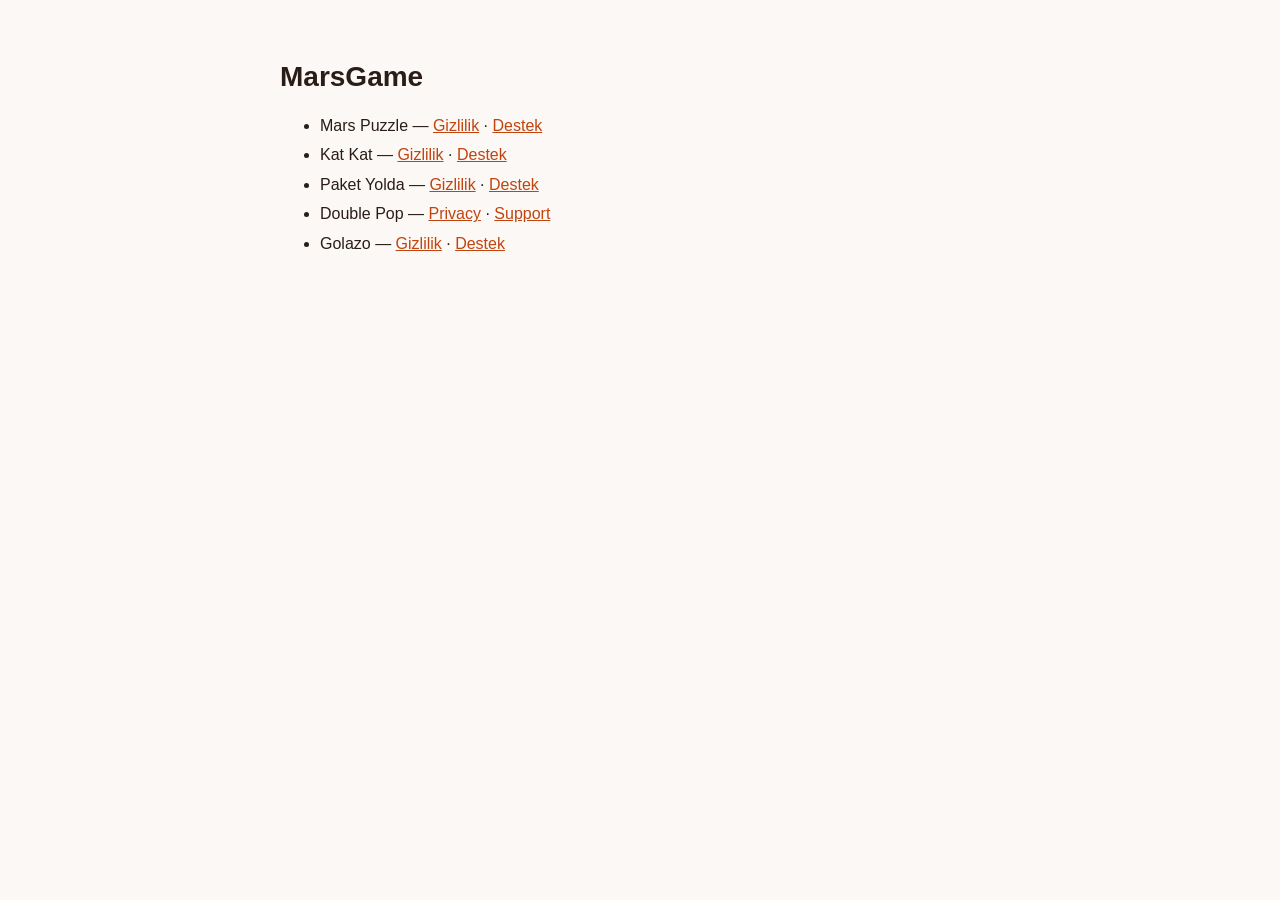
<file: index.html>
<!doctype html><html lang="tr"><head><meta charset="utf-8"><meta name="viewport" content="width=device-width,initial-scale=1"><title>MarsGame</title><link rel="stylesheet" href="style.css"></head><body><main>
<h1>MarsGame</h1><ul><li>Mars Puzzle — <a href="mars-puzzle/privacy.html">Gizlilik</a> · <a href="mars-puzzle/support.html">Destek</a></li><li>Kat Kat — <a href="kat-kat/privacy.html">Gizlilik</a> · <a href="kat-kat/support.html">Destek</a></li><li>Paket Yolda — <a href="paket-yolda/privacy.html">Gizlilik</a> · <a href="paket-yolda/support.html">Destek</a></li><li>Double Pop — <a href="double-pop/privacy.html">Privacy</a> · <a href="double-pop/support.html">Support</a></li><li>Golazo — <a href="golazo/privacy.html">Gizlilik</a> · <a href="golazo/support.html">Destek</a></li></ul>
</main></body></html>
</file>
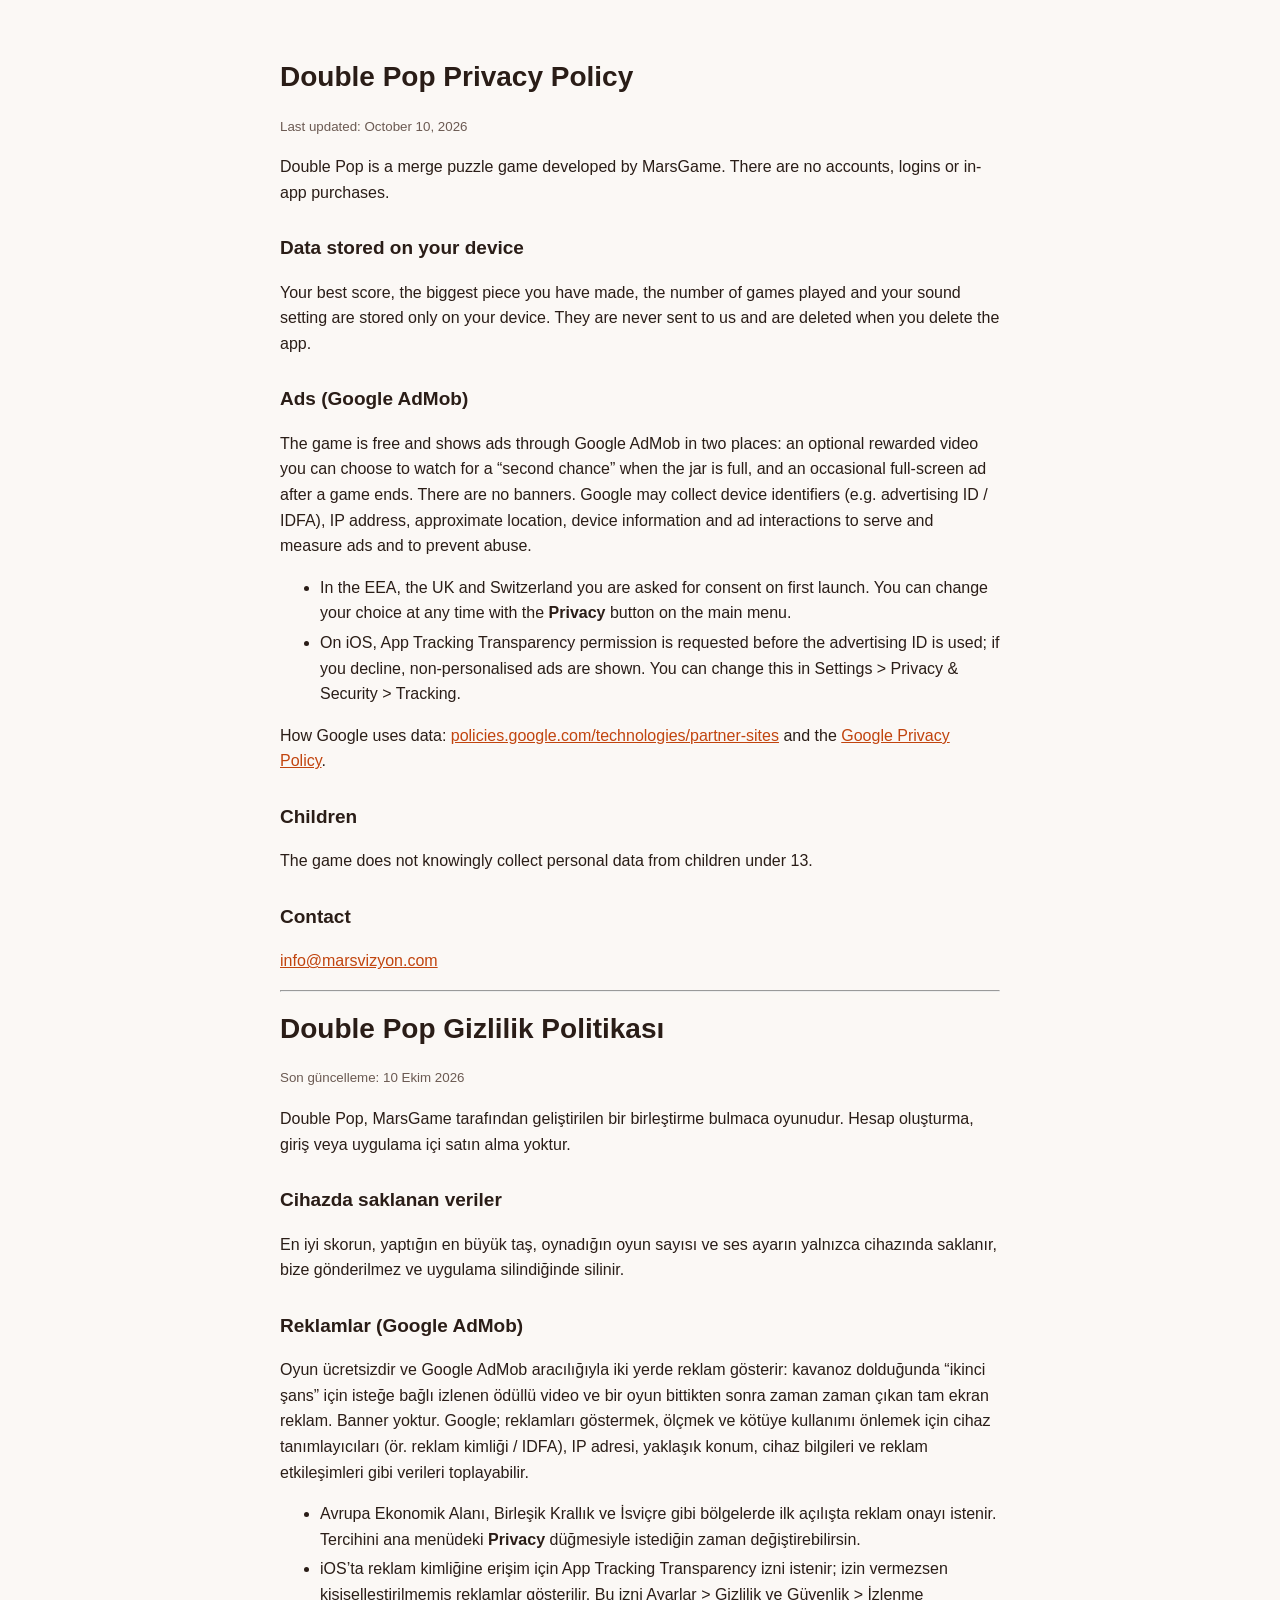
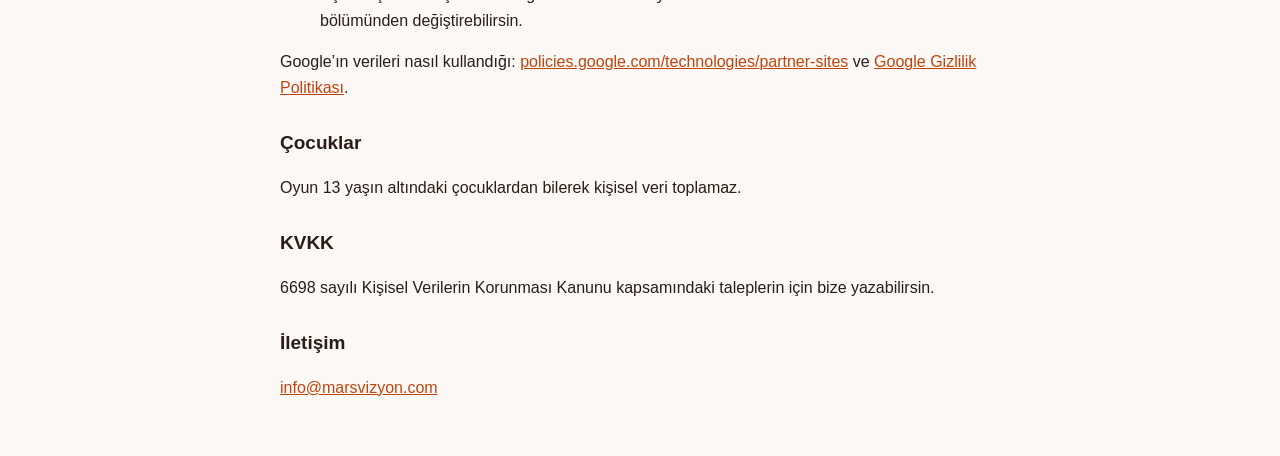
<file: double-pop/privacy.html>
<!doctype html><html lang="en"><head><meta charset="utf-8"><meta name="viewport" content="width=device-width,initial-scale=1"><title>Double Pop Privacy Policy</title><link rel="stylesheet" href="../style.css"></head><body><main>
<h1>Double Pop Privacy Policy</h1><small>Last updated: October 10, 2026</small>
<p>Double Pop is a merge puzzle game developed by MarsGame. There are no accounts, logins or in-app purchases.</p>
<h2>Data stored on your device</h2><p>Your best score, the biggest piece you have made, the number of games played and your sound setting are stored only on your device. They are never sent to us and are deleted when you delete the app.</p>
<h2>Ads (Google AdMob)</h2><p>The game is free and shows ads through Google AdMob in two places: an optional rewarded video you can choose to watch for a “second chance” when the jar is full, and an occasional full-screen ad after a game ends. There are no banners. Google may collect device identifiers (e.g. advertising ID / IDFA), IP address, approximate location, device information and ad interactions to serve and measure ads and to prevent abuse.</p>
<ul><li>In the EEA, the UK and Switzerland you are asked for consent on first launch. You can change your choice at any time with the <b>Privacy</b> button on the main menu.</li>
<li>On iOS, App Tracking Transparency permission is requested before the advertising ID is used; if you decline, non-personalised ads are shown. You can change this in Settings &gt; Privacy &amp; Security &gt; Tracking.</li></ul>
<p>How Google uses data: <a href="https://policies.google.com/technologies/partner-sites">policies.google.com/technologies/partner-sites</a> and the <a href="https://policies.google.com/privacy">Google Privacy Policy</a>.</p>
<h2>Children</h2><p>The game does not knowingly collect personal data from children under 13.</p>
<h2>Contact</h2><p><a href="mailto:info@marsvizyon.com">info@marsvizyon.com</a></p>
<hr>
<h1>Double Pop Gizlilik Politikası</h1><small>Son güncelleme: 10 Ekim 2026</small>
<p>Double Pop, MarsGame tarafından geliştirilen bir birleştirme bulmaca oyunudur. Hesap oluşturma, giriş veya uygulama içi satın alma yoktur.</p>
<h2>Cihazda saklanan veriler</h2><p>En iyi skorun, yaptığın en büyük taş, oynadığın oyun sayısı ve ses ayarın yalnızca cihazında saklanır, bize gönderilmez ve uygulama silindiğinde silinir.</p>
<h2>Reklamlar (Google AdMob)</h2><p>Oyun ücretsizdir ve Google AdMob aracılığıyla iki yerde reklam gösterir: kavanoz dolduğunda “ikinci şans” için isteğe bağlı izlenen ödüllü video ve bir oyun bittikten sonra zaman zaman çıkan tam ekran reklam. Banner yoktur. Google; reklamları göstermek, ölçmek ve kötüye kullanımı önlemek için cihaz tanımlayıcıları (ör. reklam kimliği / IDFA), IP adresi, yaklaşık konum, cihaz bilgileri ve reklam etkileşimleri gibi verileri toplayabilir.</p>
<ul><li>Avrupa Ekonomik Alanı, Birleşik Krallık ve İsviçre gibi bölgelerde ilk açılışta reklam onayı istenir. Tercihini ana menüdeki <b>Privacy</b> düğmesiyle istediğin zaman değiştirebilirsin.</li>
<li>iOS’ta reklam kimliğine erişim için App Tracking Transparency izni istenir; izin vermezsen kişiselleştirilmemiş reklamlar gösterilir. Bu izni Ayarlar &gt; Gizlilik ve Güvenlik &gt; İzlenme bölümünden değiştirebilirsin.</li></ul>
<p>Google’ın verileri nasıl kullandığı: <a href="https://policies.google.com/technologies/partner-sites">policies.google.com/technologies/partner-sites</a> ve <a href="https://policies.google.com/privacy">Google Gizlilik Politikası</a>.</p>
<h2>Çocuklar</h2><p>Oyun 13 yaşın altındaki çocuklardan bilerek kişisel veri toplamaz.</p>
<h2>KVKK</h2><p>6698 sayılı Kişisel Verilerin Korunması Kanunu kapsamındaki taleplerin için bize yazabilirsin.</p>
<h2>İletişim</h2><p><a href="mailto:info@marsvizyon.com">info@marsvizyon.com</a></p>
</main></body></html>
</file>
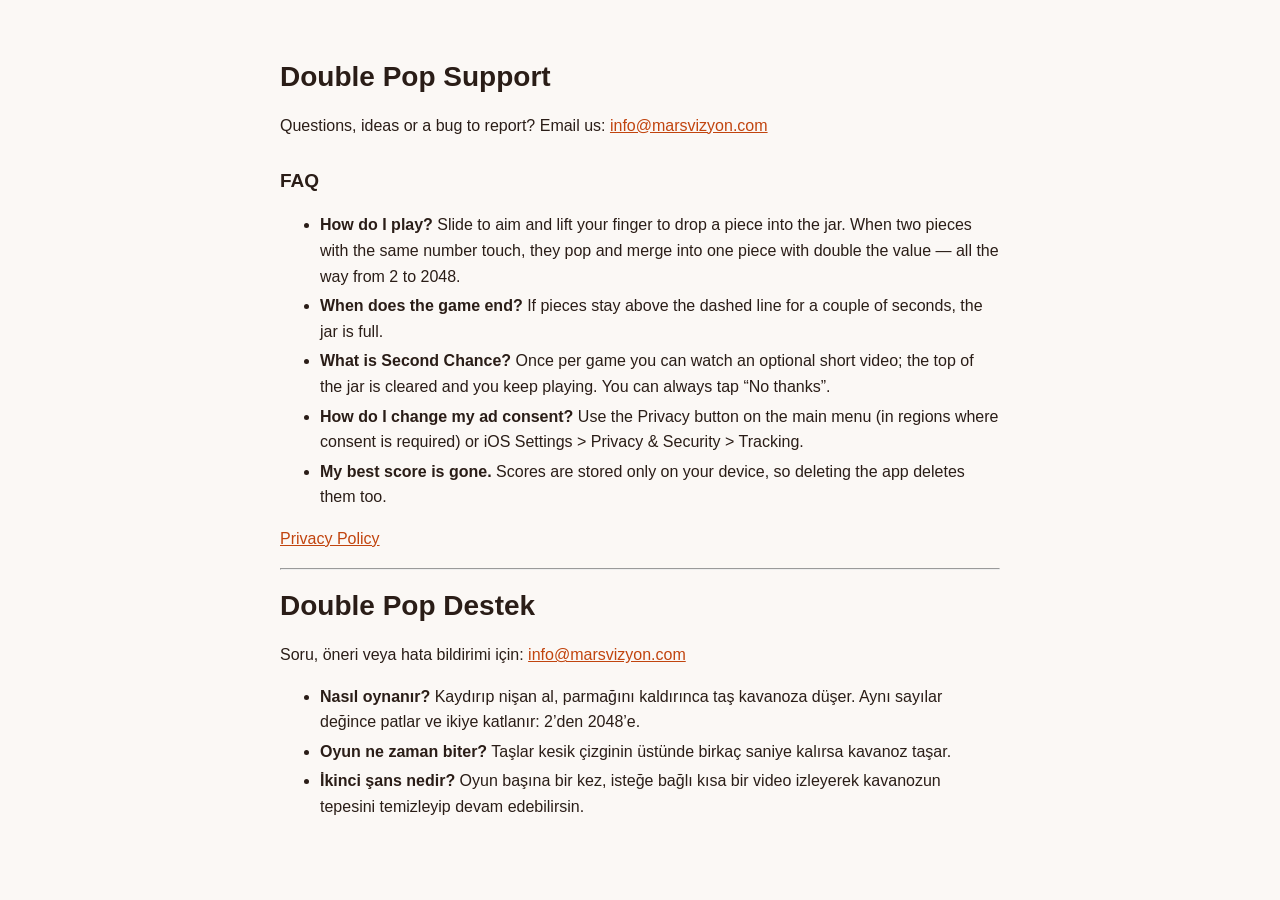
<file: double-pop/support.html>
<!doctype html><html lang="en"><head><meta charset="utf-8"><meta name="viewport" content="width=device-width,initial-scale=1"><title>Double Pop Support</title><link rel="stylesheet" href="../style.css"></head><body><main>
<h1>Double Pop Support</h1>
<p>Questions, ideas or a bug to report? Email us: <a href="mailto:info@marsvizyon.com">info@marsvizyon.com</a></p>
<h2>FAQ</h2><ul><li><b>How do I play?</b> Slide to aim and lift your finger to drop a piece into the jar. When two pieces with the same number touch, they pop and merge into one piece with double the value — all the way from 2 to 2048.</li>
<li><b>When does the game end?</b> If pieces stay above the dashed line for a couple of seconds, the jar is full.</li>
<li><b>What is Second Chance?</b> Once per game you can watch an optional short video; the top of the jar is cleared and you keep playing. You can always tap “No thanks”.</li>
<li><b>How do I change my ad consent?</b> Use the Privacy button on the main menu (in regions where consent is required) or iOS Settings &gt; Privacy &amp; Security &gt; Tracking.</li>
<li><b>My best score is gone.</b> Scores are stored only on your device, so deleting the app deletes them too.</li></ul>
<p><a href="privacy.html">Privacy Policy</a></p>
<hr>
<h1>Double Pop Destek</h1>
<p>Soru, öneri veya hata bildirimi için: <a href="mailto:info@marsvizyon.com">info@marsvizyon.com</a></p>
<ul><li><b>Nasıl oynanır?</b> Kaydırıp nişan al, parmağını kaldırınca taş kavanoza düşer. Aynı sayılar değince patlar ve ikiye katlanır: 2’den 2048’e.</li>
<li><b>Oyun ne zaman biter?</b> Taşlar kesik çizginin üstünde birkaç saniye kalırsa kavanoz taşar.</li>
<li><b>İkinci şans nedir?</b> Oyun başına bir kez, isteğe bağlı kısa bir video izleyerek kavanozun tepesini temizleyip devam edebilirsin.</li></ul>
</main></body></html>
</file>
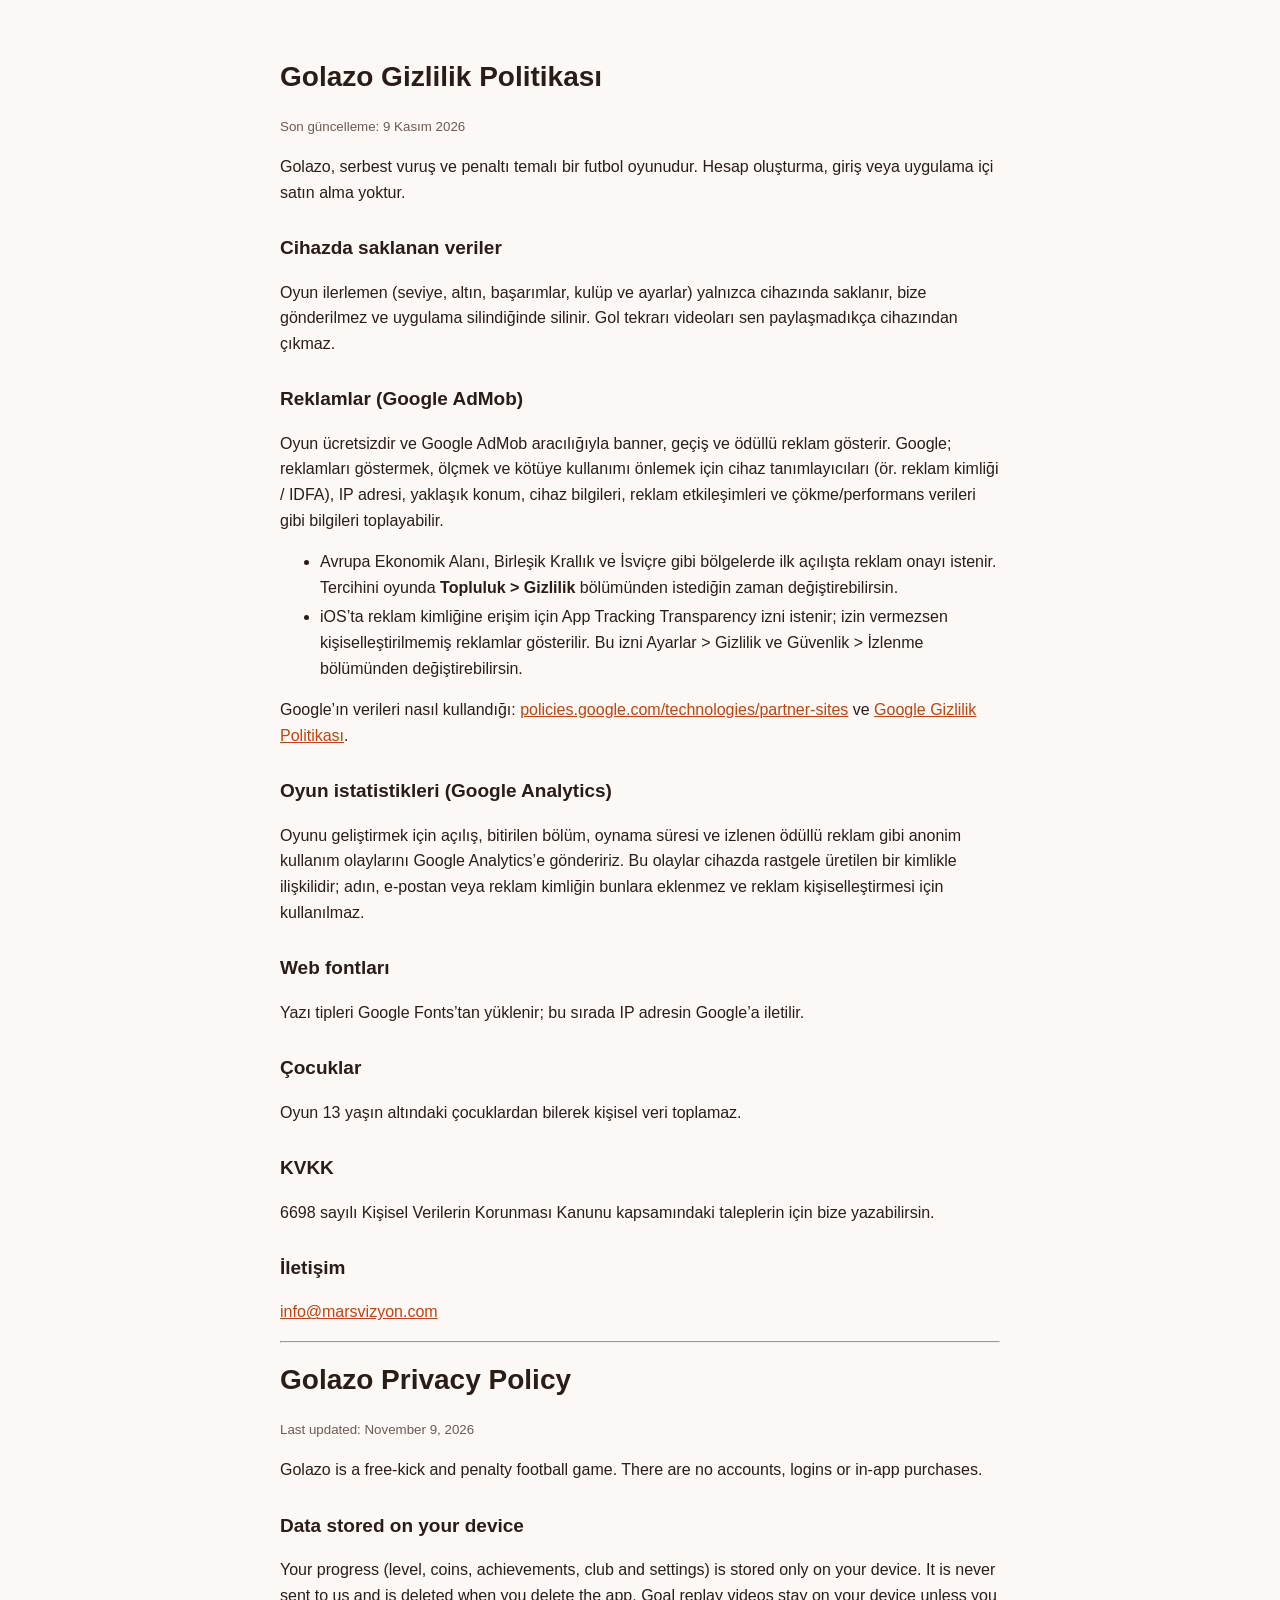
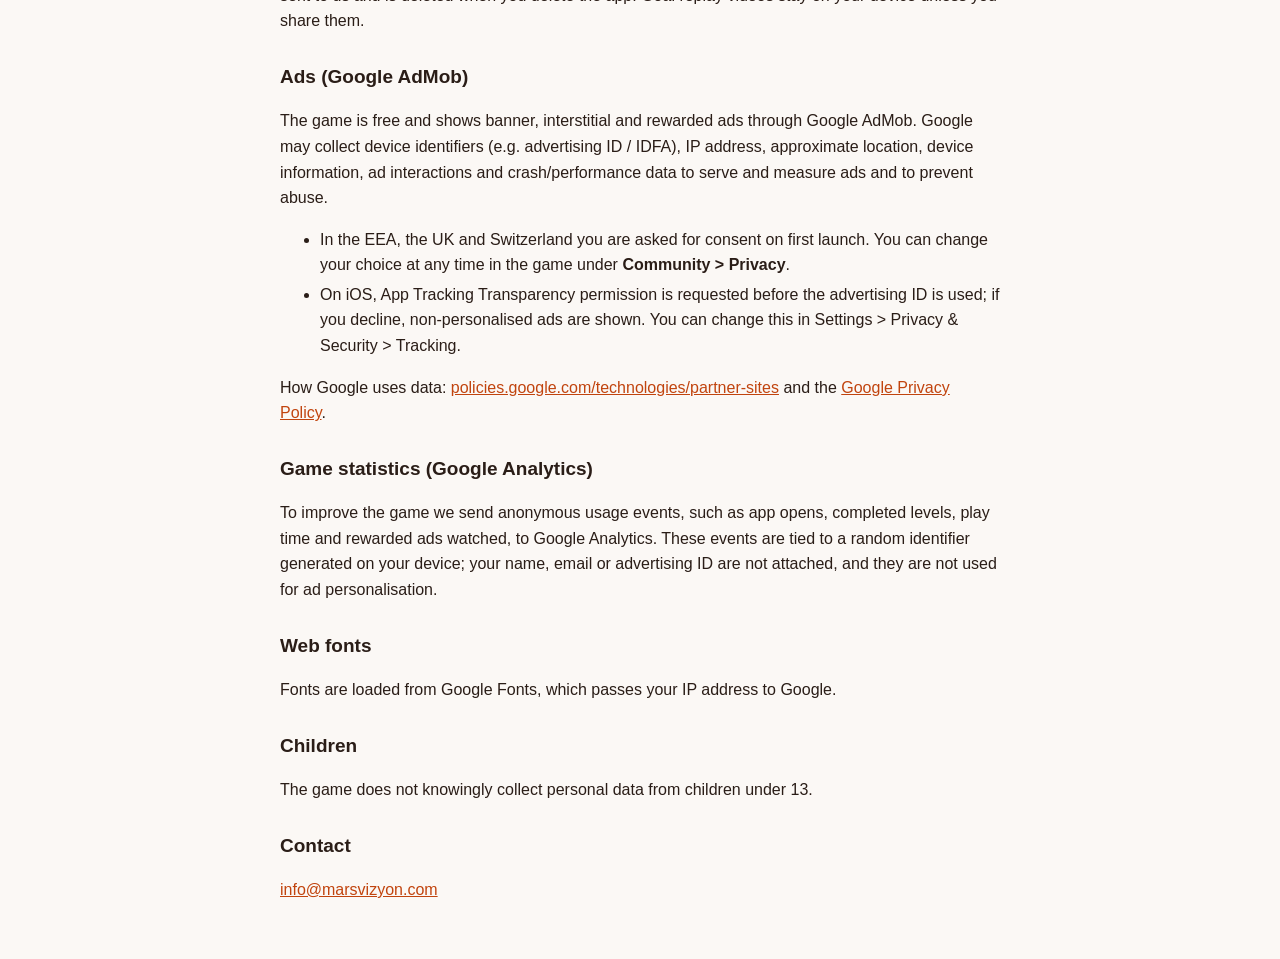
<file: golazo/privacy.html>
<!doctype html><html lang="tr"><head><meta charset="utf-8"><meta name="viewport" content="width=device-width,initial-scale=1"><title>Golazo Gizlilik Politikası</title><link rel="stylesheet" href="../style.css"></head><body><main>
<h1>Golazo Gizlilik Politikası</h1><small>Son güncelleme: 9 Kasım 2026</small>
<p>Golazo, serbest vuruş ve penaltı temalı bir futbol oyunudur. Hesap oluşturma, giriş veya uygulama içi satın alma yoktur.</p>
<h2>Cihazda saklanan veriler</h2><p>Oyun ilerlemen (seviye, altın, başarımlar, kulüp ve ayarlar) yalnızca cihazında saklanır, bize gönderilmez ve uygulama silindiğinde silinir. Gol tekrarı videoları sen paylaşmadıkça cihazından çıkmaz.</p>
<h2>Reklamlar (Google AdMob)</h2><p>Oyun ücretsizdir ve Google AdMob aracılığıyla banner, geçiş ve ödüllü reklam gösterir. Google; reklamları göstermek, ölçmek ve kötüye kullanımı önlemek için cihaz tanımlayıcıları (ör. reklam kimliği / IDFA), IP adresi, yaklaşık konum, cihaz bilgileri, reklam etkileşimleri ve çökme/performans verileri gibi bilgileri toplayabilir.</p>
<ul><li>Avrupa Ekonomik Alanı, Birleşik Krallık ve İsviçre gibi bölgelerde ilk açılışta reklam onayı istenir. Tercihini oyunda <b>Topluluk &gt; Gizlilik</b> bölümünden istediğin zaman değiştirebilirsin.</li>
<li>iOS’ta reklam kimliğine erişim için App Tracking Transparency izni istenir; izin vermezsen kişiselleştirilmemiş reklamlar gösterilir. Bu izni Ayarlar &gt; Gizlilik ve Güvenlik &gt; İzlenme bölümünden değiştirebilirsin.</li></ul>
<p>Google’ın verileri nasıl kullandığı: <a href="https://policies.google.com/technologies/partner-sites">policies.google.com/technologies/partner-sites</a> ve <a href="https://policies.google.com/privacy">Google Gizlilik Politikası</a>.</p>
<h2>Oyun istatistikleri (Google Analytics)</h2><p>Oyunu geliştirmek için açılış, bitirilen bölüm, oynama süresi ve izlenen ödüllü reklam gibi anonim kullanım olaylarını Google Analytics’e göndeririz. Bu olaylar cihazda rastgele üretilen bir kimlikle ilişkilidir; adın, e-postan veya reklam kimliğin bunlara eklenmez ve reklam kişiselleştirmesi için kullanılmaz.</p>
<h2>Web fontları</h2><p>Yazı tipleri Google Fonts’tan yüklenir; bu sırada IP adresin Google’a iletilir.</p>
<h2>Çocuklar</h2><p>Oyun 13 yaşın altındaki çocuklardan bilerek kişisel veri toplamaz.</p>
<h2>KVKK</h2><p>6698 sayılı Kişisel Verilerin Korunması Kanunu kapsamındaki taleplerin için bize yazabilirsin.</p>
<h2>İletişim</h2><p><a href="mailto:info@marsvizyon.com">info@marsvizyon.com</a></p>
<hr>
<h1>Golazo Privacy Policy</h1><small>Last updated: November 9, 2026</small>
<p>Golazo is a free-kick and penalty football game. There are no accounts, logins or in-app purchases.</p>
<h2>Data stored on your device</h2><p>Your progress (level, coins, achievements, club and settings) is stored only on your device. It is never sent to us and is deleted when you delete the app. Goal replay videos stay on your device unless you share them.</p>
<h2>Ads (Google AdMob)</h2><p>The game is free and shows banner, interstitial and rewarded ads through Google AdMob. Google may collect device identifiers (e.g. advertising ID / IDFA), IP address, approximate location, device information, ad interactions and crash/performance data to serve and measure ads and to prevent abuse.</p>
<ul><li>In the EEA, the UK and Switzerland you are asked for consent on first launch. You can change your choice at any time in the game under <b>Community &gt; Privacy</b>.</li>
<li>On iOS, App Tracking Transparency permission is requested before the advertising ID is used; if you decline, non-personalised ads are shown. You can change this in Settings &gt; Privacy &amp; Security &gt; Tracking.</li></ul>
<p>How Google uses data: <a href="https://policies.google.com/technologies/partner-sites">policies.google.com/technologies/partner-sites</a> and the <a href="https://policies.google.com/privacy">Google Privacy Policy</a>.</p>
<h2>Game statistics (Google Analytics)</h2><p>To improve the game we send anonymous usage events, such as app opens, completed levels, play time and rewarded ads watched, to Google Analytics. These events are tied to a random identifier generated on your device; your name, email or advertising ID are not attached, and they are not used for ad personalisation.</p>
<h2>Web fonts</h2><p>Fonts are loaded from Google Fonts, which passes your IP address to Google.</p>
<h2>Children</h2><p>The game does not knowingly collect personal data from children under 13.</p>
<h2>Contact</h2><p><a href="mailto:info@marsvizyon.com">info@marsvizyon.com</a></p>
</main></body></html>
</file>
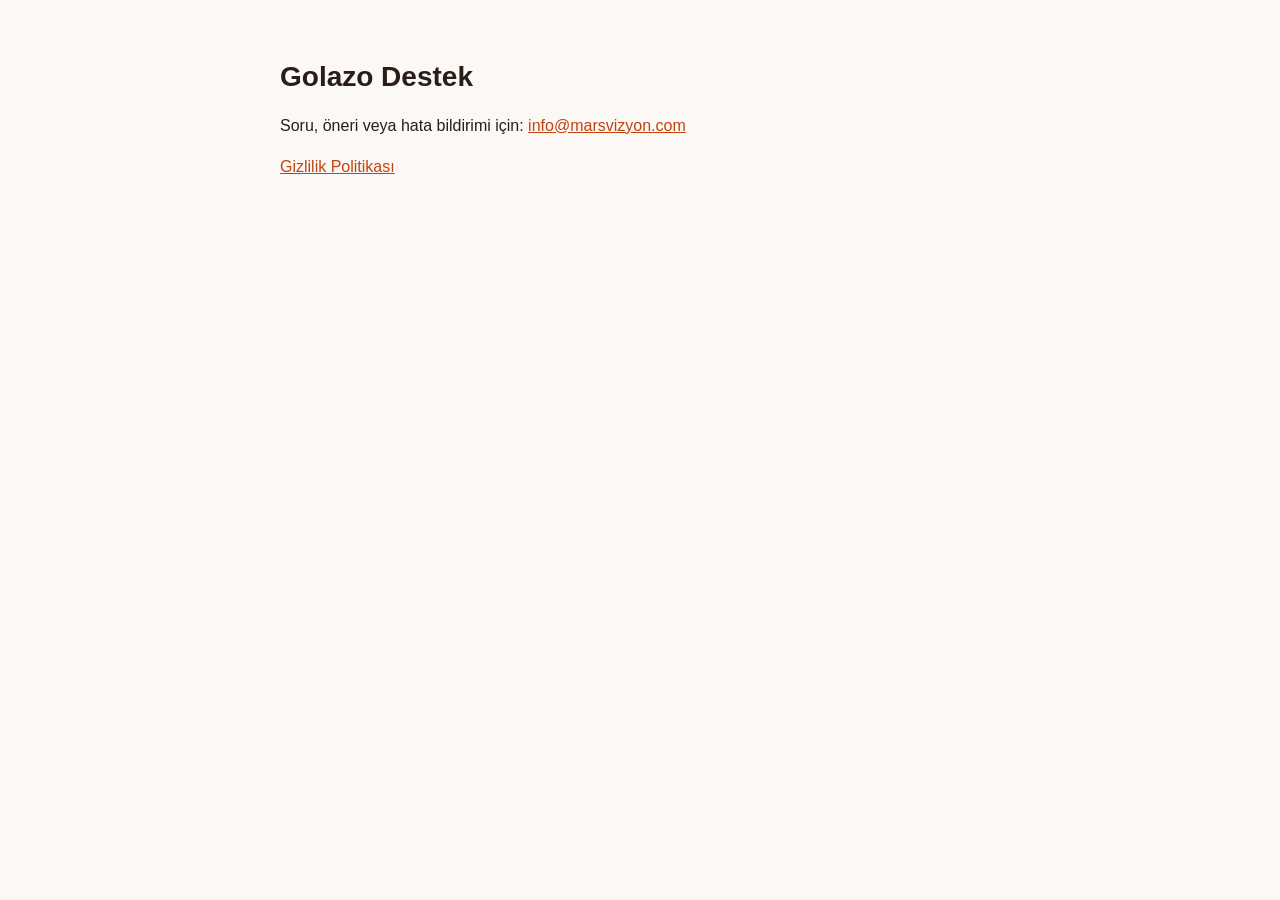
<file: golazo/support.html>
<!doctype html><html lang="tr"><head><meta charset="utf-8"><meta name="viewport" content="width=device-width,initial-scale=1"><title>Golazo Destek</title><link rel="stylesheet" href="../style.css"></head><body><main>
<h1>Golazo Destek</h1><p>Soru, öneri veya hata bildirimi için: <a href="mailto:info@marsvizyon.com">info@marsvizyon.com</a></p><p><a href="privacy.html">Gizlilik Politikası</a></p>
</main></body></html>
</file>
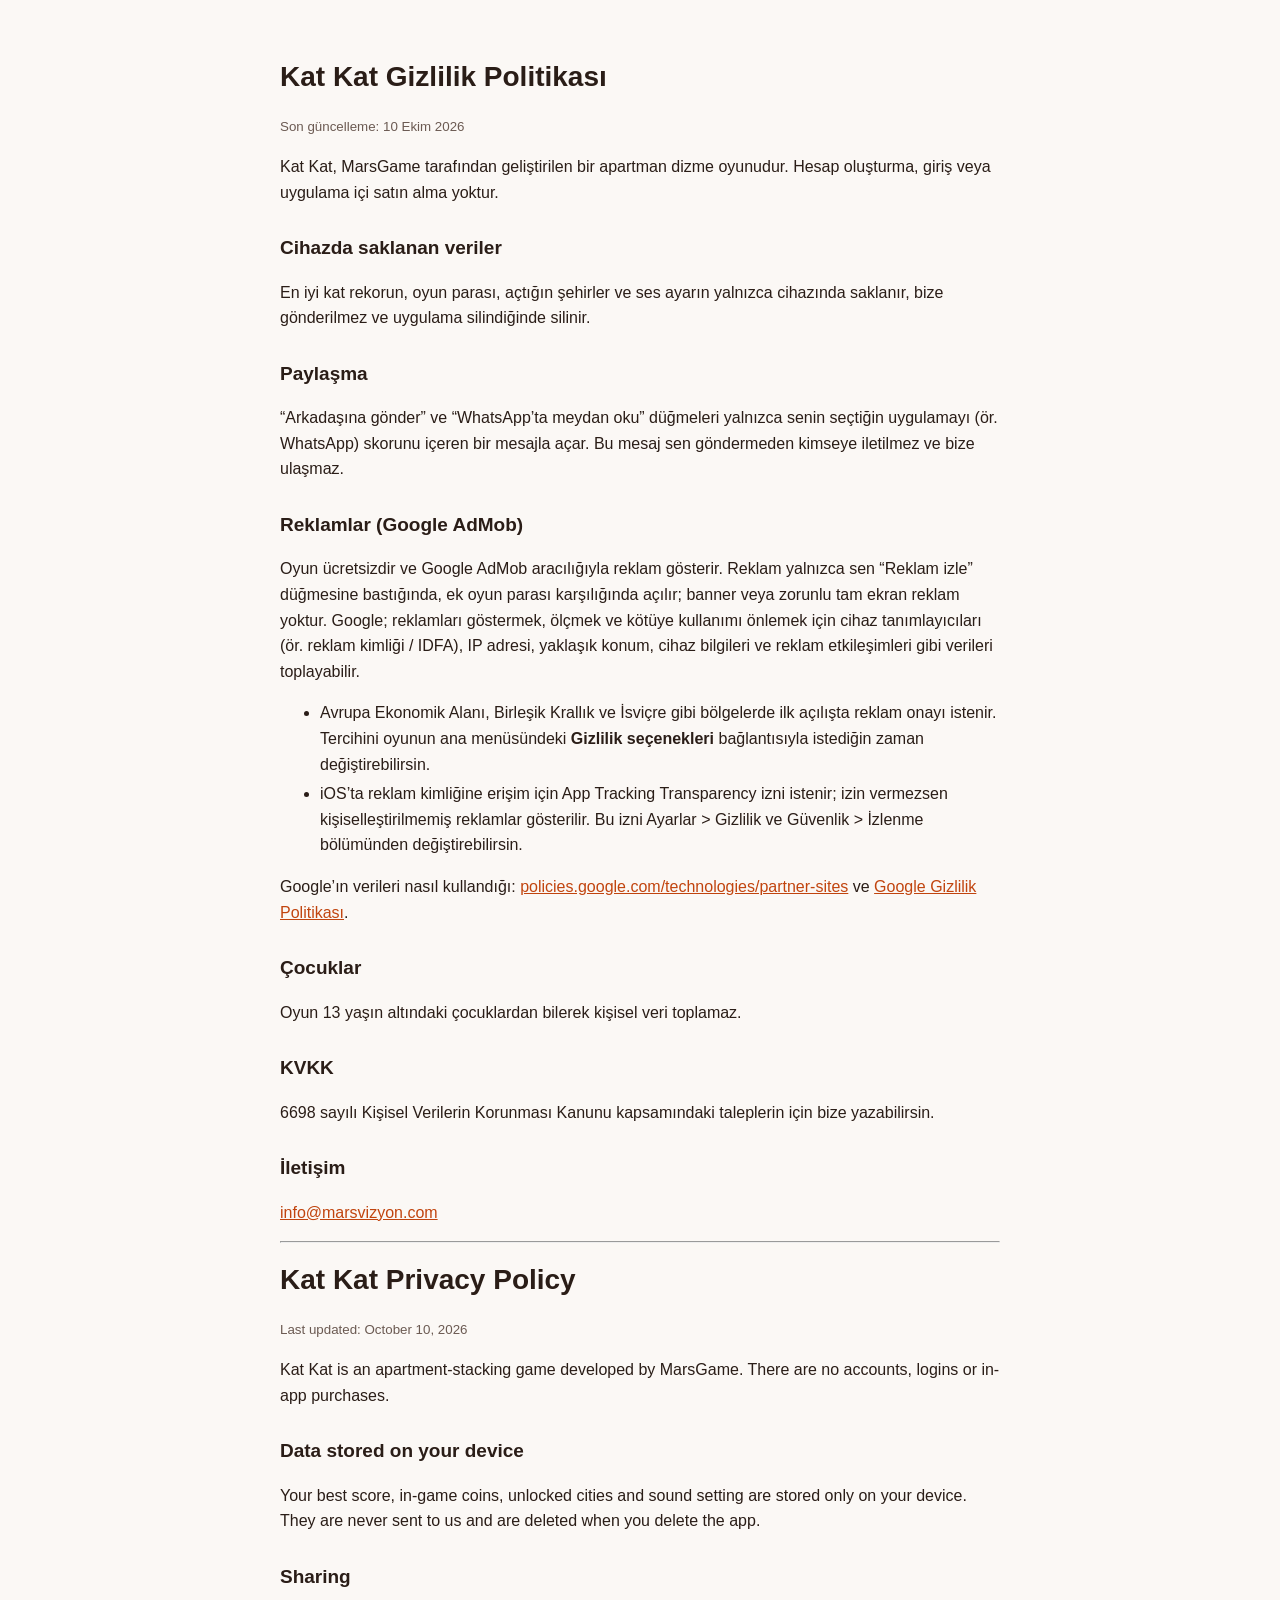
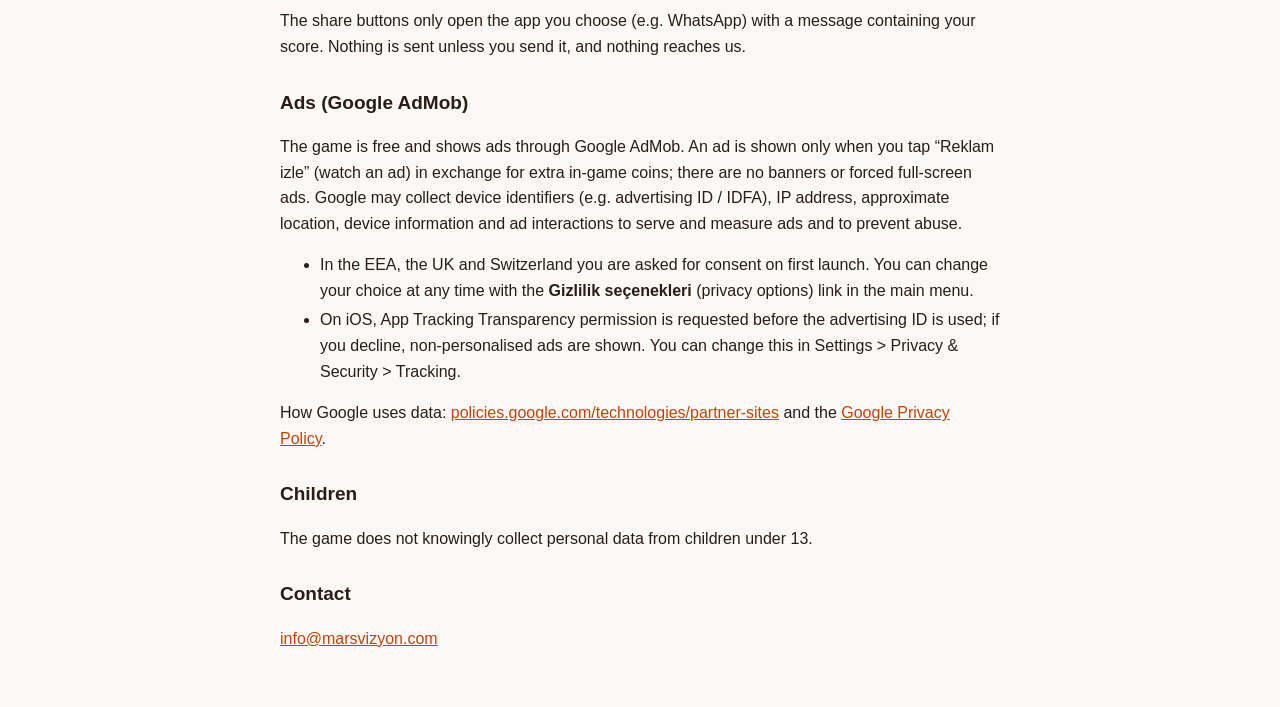
<file: kat-kat/privacy.html>
<!doctype html><html lang="tr"><head><meta charset="utf-8"><meta name="viewport" content="width=device-width,initial-scale=1"><title>Kat Kat Gizlilik Politikası</title><link rel="stylesheet" href="../style.css"></head><body><main>
<h1>Kat Kat Gizlilik Politikası</h1><small>Son güncelleme: 10 Ekim 2026</small>
<p>Kat Kat, MarsGame tarafından geliştirilen bir apartman dizme oyunudur. Hesap oluşturma, giriş veya uygulama içi satın alma yoktur.</p>
<h2>Cihazda saklanan veriler</h2><p>En iyi kat rekorun, oyun parası, açtığın şehirler ve ses ayarın yalnızca cihazında saklanır, bize gönderilmez ve uygulama silindiğinde silinir.</p>
<h2>Paylaşma</h2><p>“Arkadaşına gönder” ve “WhatsApp’ta meydan oku” düğmeleri yalnızca senin seçtiğin uygulamayı (ör. WhatsApp) skorunu içeren bir mesajla açar. Bu mesaj sen göndermeden kimseye iletilmez ve bize ulaşmaz.</p>
<h2>Reklamlar (Google AdMob)</h2><p>Oyun ücretsizdir ve Google AdMob aracılığıyla reklam gösterir. Reklam yalnızca sen “Reklam izle” düğmesine bastığında, ek oyun parası karşılığında açılır; banner veya zorunlu tam ekran reklam yoktur. Google; reklamları göstermek, ölçmek ve kötüye kullanımı önlemek için cihaz tanımlayıcıları (ör. reklam kimliği / IDFA), IP adresi, yaklaşık konum, cihaz bilgileri ve reklam etkileşimleri gibi verileri toplayabilir.</p>
<ul><li>Avrupa Ekonomik Alanı, Birleşik Krallık ve İsviçre gibi bölgelerde ilk açılışta reklam onayı istenir. Tercihini oyunun ana menüsündeki <b>Gizlilik seçenekleri</b> bağlantısıyla istediğin zaman değiştirebilirsin.</li>
<li>iOS’ta reklam kimliğine erişim için App Tracking Transparency izni istenir; izin vermezsen kişiselleştirilmemiş reklamlar gösterilir. Bu izni Ayarlar &gt; Gizlilik ve Güvenlik &gt; İzlenme bölümünden değiştirebilirsin.</li></ul>
<p>Google’ın verileri nasıl kullandığı: <a href="https://policies.google.com/technologies/partner-sites">policies.google.com/technologies/partner-sites</a> ve <a href="https://policies.google.com/privacy">Google Gizlilik Politikası</a>.</p>
<h2>Çocuklar</h2><p>Oyun 13 yaşın altındaki çocuklardan bilerek kişisel veri toplamaz.</p>
<h2>KVKK</h2><p>6698 sayılı Kişisel Verilerin Korunması Kanunu kapsamındaki taleplerin için bize yazabilirsin.</p>
<h2>İletişim</h2><p><a href="mailto:info@marsvizyon.com">info@marsvizyon.com</a></p>
<hr>
<h1>Kat Kat Privacy Policy</h1><small>Last updated: October 10, 2026</small>
<p>Kat Kat is an apartment-stacking game developed by MarsGame. There are no accounts, logins or in-app purchases.</p>
<h2>Data stored on your device</h2><p>Your best score, in-game coins, unlocked cities and sound setting are stored only on your device. They are never sent to us and are deleted when you delete the app.</p>
<h2>Sharing</h2><p>The share buttons only open the app you choose (e.g. WhatsApp) with a message containing your score. Nothing is sent unless you send it, and nothing reaches us.</p>
<h2>Ads (Google AdMob)</h2><p>The game is free and shows ads through Google AdMob. An ad is shown only when you tap “Reklam izle” (watch an ad) in exchange for extra in-game coins; there are no banners or forced full-screen ads. Google may collect device identifiers (e.g. advertising ID / IDFA), IP address, approximate location, device information and ad interactions to serve and measure ads and to prevent abuse.</p>
<ul><li>In the EEA, the UK and Switzerland you are asked for consent on first launch. You can change your choice at any time with the <b>Gizlilik seçenekleri</b> (privacy options) link in the main menu.</li>
<li>On iOS, App Tracking Transparency permission is requested before the advertising ID is used; if you decline, non-personalised ads are shown. You can change this in Settings &gt; Privacy &amp; Security &gt; Tracking.</li></ul>
<p>How Google uses data: <a href="https://policies.google.com/technologies/partner-sites">policies.google.com/technologies/partner-sites</a> and the <a href="https://policies.google.com/privacy">Google Privacy Policy</a>.</p>
<h2>Children</h2><p>The game does not knowingly collect personal data from children under 13.</p>
<h2>Contact</h2><p><a href="mailto:info@marsvizyon.com">info@marsvizyon.com</a></p>
</main></body></html>
</file>
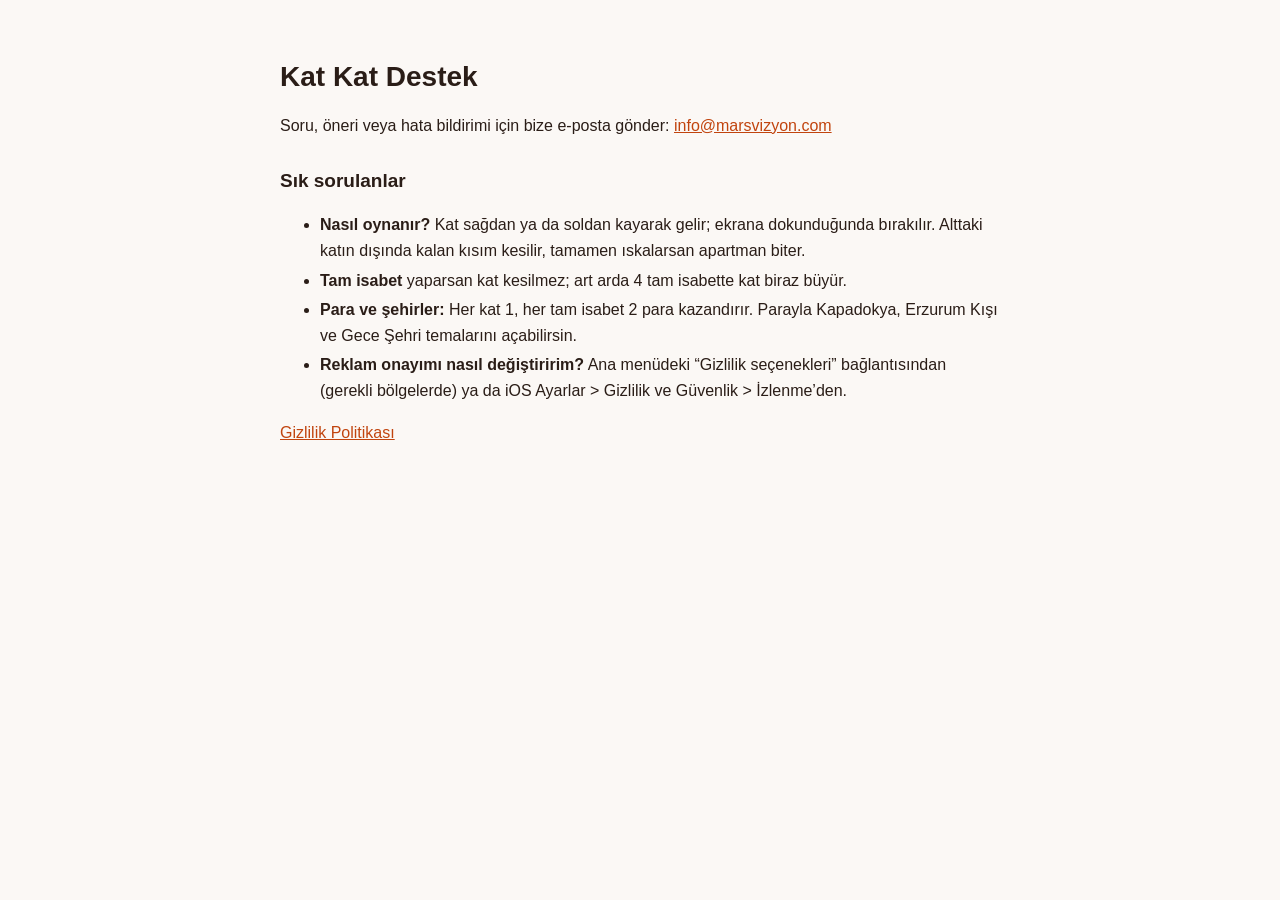
<file: kat-kat/support.html>
<!doctype html><html lang="tr"><head><meta charset="utf-8"><meta name="viewport" content="width=device-width,initial-scale=1"><title>Kat Kat Destek</title><link rel="stylesheet" href="../style.css"></head><body><main>
<h1>Kat Kat Destek</h1>
<p>Soru, öneri veya hata bildirimi için bize e-posta gönder: <a href="mailto:info@marsvizyon.com">info@marsvizyon.com</a></p>
<h2>Sık sorulanlar</h2><ul><li><b>Nasıl oynanır?</b> Kat sağdan ya da soldan kayarak gelir; ekrana dokunduğunda bırakılır. Alttaki katın dışında kalan kısım kesilir, tamamen ıskalarsan apartman biter.</li>
<li><b>Tam isabet</b> yaparsan kat kesilmez; art arda 4 tam isabette kat biraz büyür.</li>
<li><b>Para ve şehirler:</b> Her kat 1, her tam isabet 2 para kazandırır. Parayla Kapadokya, Erzurum Kışı ve Gece Şehri temalarını açabilirsin.</li>
<li><b>Reklam onayımı nasıl değiştiririm?</b> Ana menüdeki “Gizlilik seçenekleri” bağlantısından (gerekli bölgelerde) ya da iOS Ayarlar &gt; Gizlilik ve Güvenlik &gt; İzlenme’den.</li></ul>
<p><a href="privacy.html">Gizlilik Politikası</a></p>
</main></body></html>
</file>
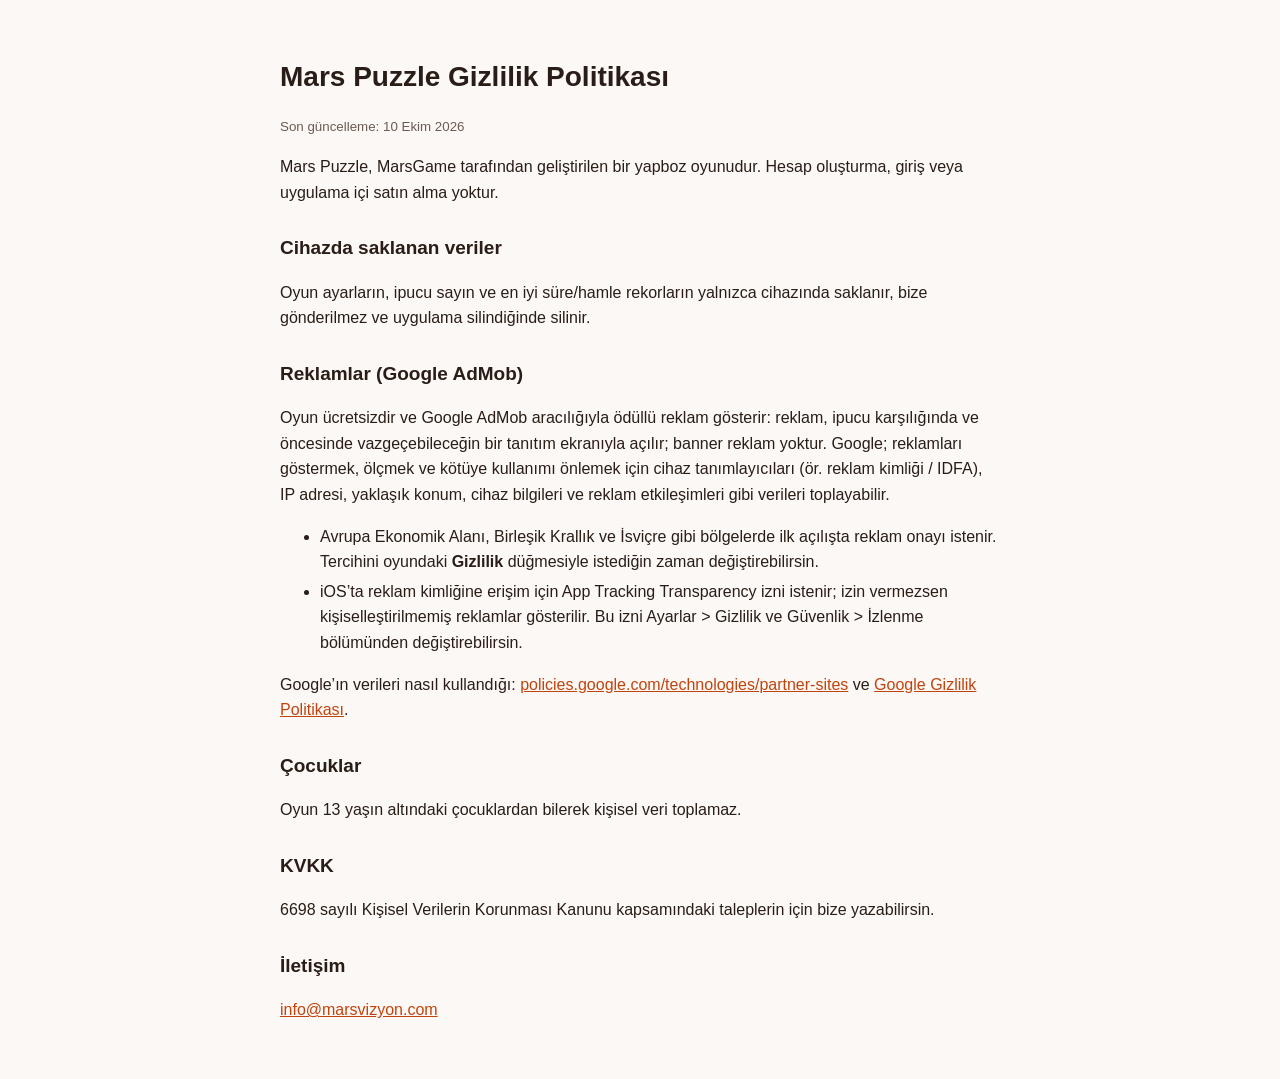
<file: mars-puzzle/privacy.html>
<!doctype html><html lang="tr"><head><meta charset="utf-8"><meta name="viewport" content="width=device-width,initial-scale=1"><title>Mars Puzzle Gizlilik Politikası</title><link rel="stylesheet" href="../style.css"></head><body><main>
<h1>Mars Puzzle Gizlilik Politikası</h1><small>Son güncelleme: 10 Ekim 2026</small>
<p>Mars Puzzle, MarsGame tarafından geliştirilen bir yapboz oyunudur. Hesap oluşturma, giriş veya uygulama içi satın alma yoktur.</p>
<h2>Cihazda saklanan veriler</h2><p>Oyun ayarların, ipucu sayın ve en iyi süre/hamle rekorların yalnızca cihazında saklanır, bize gönderilmez ve uygulama silindiğinde silinir.</p>
<h2>Reklamlar (Google AdMob)</h2><p>Oyun ücretsizdir ve Google AdMob aracılığıyla ödüllü reklam gösterir: reklam, ipucu karşılığında ve öncesinde vazgeçebileceğin bir tanıtım ekranıyla açılır; banner reklam yoktur. Google; reklamları göstermek, ölçmek ve kötüye kullanımı önlemek için cihaz tanımlayıcıları (ör. reklam kimliği / IDFA), IP adresi, yaklaşık konum, cihaz bilgileri ve reklam etkileşimleri gibi verileri toplayabilir.</p>
<ul><li>Avrupa Ekonomik Alanı, Birleşik Krallık ve İsviçre gibi bölgelerde ilk açılışta reklam onayı istenir. Tercihini oyundaki <b>Gizlilik</b> düğmesiyle istediğin zaman değiştirebilirsin.</li>
<li>iOS’ta reklam kimliğine erişim için App Tracking Transparency izni istenir; izin vermezsen kişiselleştirilmemiş reklamlar gösterilir. Bu izni Ayarlar &gt; Gizlilik ve Güvenlik &gt; İzlenme bölümünden değiştirebilirsin.</li></ul>
<p>Google’ın verileri nasıl kullandığı: <a href="https://policies.google.com/technologies/partner-sites">policies.google.com/technologies/partner-sites</a> ve <a href="https://policies.google.com/privacy">Google Gizlilik Politikası</a>.</p>
<h2>Çocuklar</h2><p>Oyun 13 yaşın altındaki çocuklardan bilerek kişisel veri toplamaz.</p>
<h2>KVKK</h2><p>6698 sayılı Kişisel Verilerin Korunması Kanunu kapsamındaki taleplerin için bize yazabilirsin.</p>
<h2>İletişim</h2><p><a href="mailto:info@marsvizyon.com">info@marsvizyon.com</a></p>
</main></body></html>
</file>
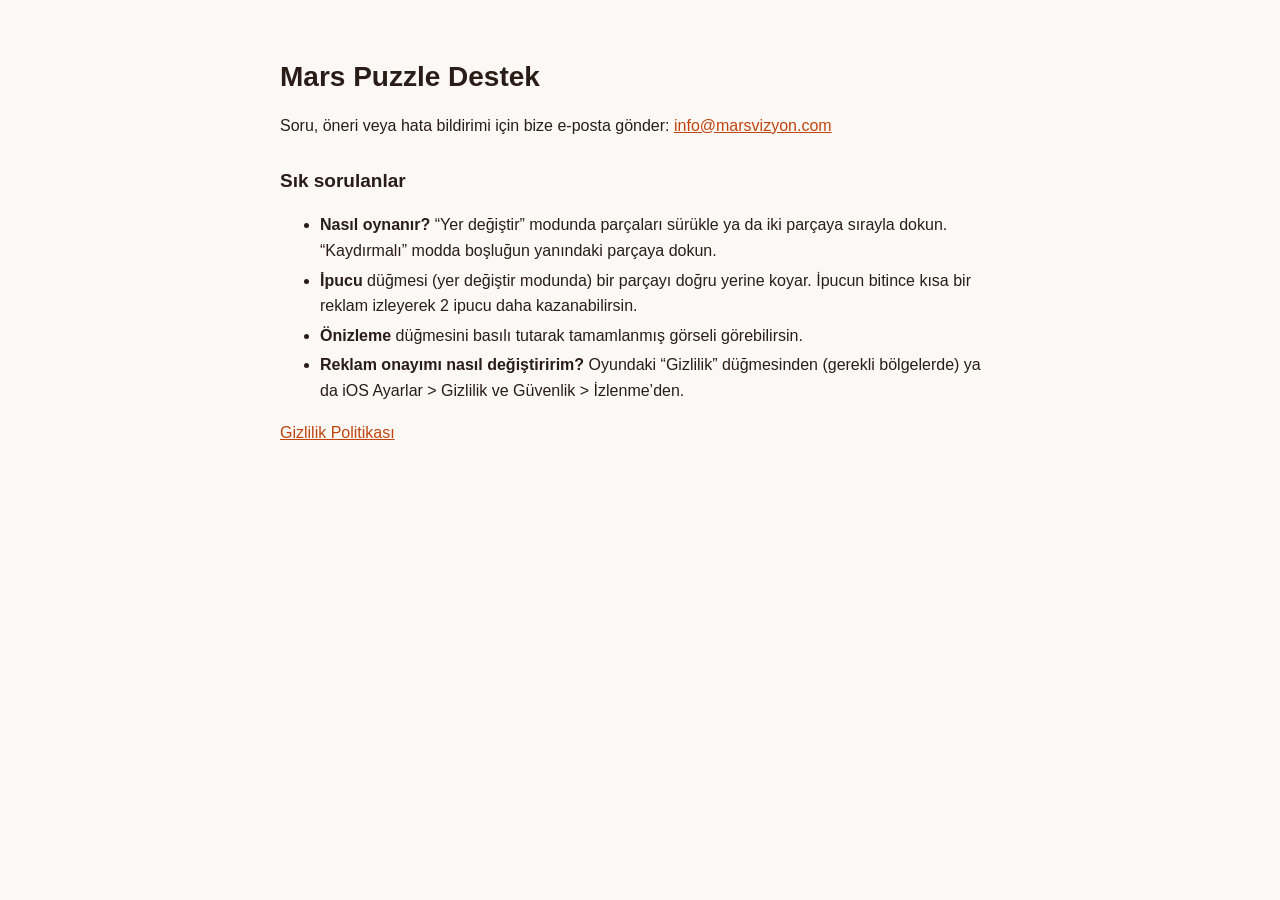
<file: mars-puzzle/support.html>
<!doctype html><html lang="tr"><head><meta charset="utf-8"><meta name="viewport" content="width=device-width,initial-scale=1"><title>Mars Puzzle Destek</title><link rel="stylesheet" href="../style.css"></head><body><main>
<h1>Mars Puzzle Destek</h1>
<p>Soru, öneri veya hata bildirimi için bize e-posta gönder: <a href="mailto:info@marsvizyon.com">info@marsvizyon.com</a></p>
<h2>Sık sorulanlar</h2><ul><li><b>Nasıl oynanır?</b> “Yer değiştir” modunda parçaları sürükle ya da iki parçaya sırayla dokun. “Kaydırmalı” modda boşluğun yanındaki parçaya dokun.</li>
<li><b>İpucu</b> düğmesi (yer değiştir modunda) bir parçayı doğru yerine koyar. İpucun bitince kısa bir reklam izleyerek 2 ipucu daha kazanabilirsin.</li>
<li><b>Önizleme</b> düğmesini basılı tutarak tamamlanmış görseli görebilirsin.</li>
<li><b>Reklam onayımı nasıl değiştiririm?</b> Oyundaki “Gizlilik” düğmesinden (gerekli bölgelerde) ya da iOS Ayarlar &gt; Gizlilik ve Güvenlik &gt; İzlenme’den.</li></ul>
<p><a href="privacy.html">Gizlilik Politikası</a></p>
</main></body></html>
</file>
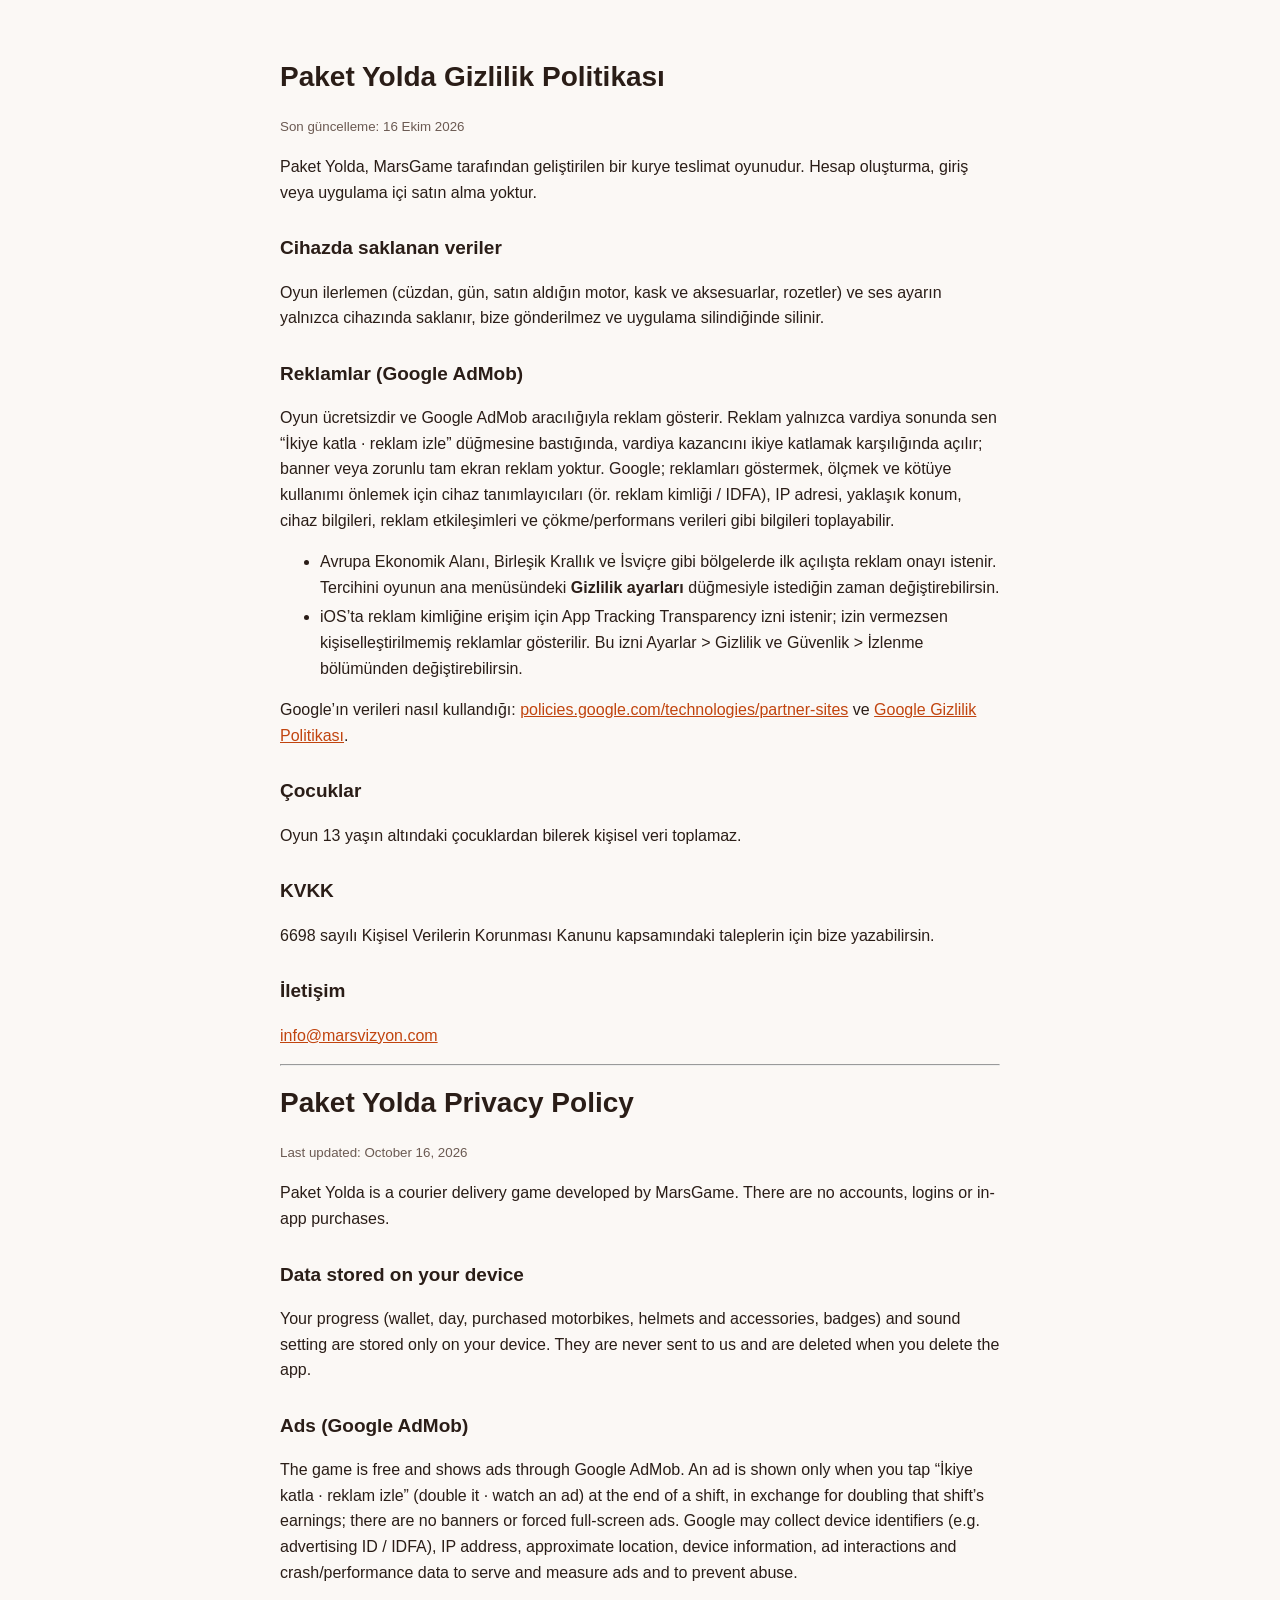
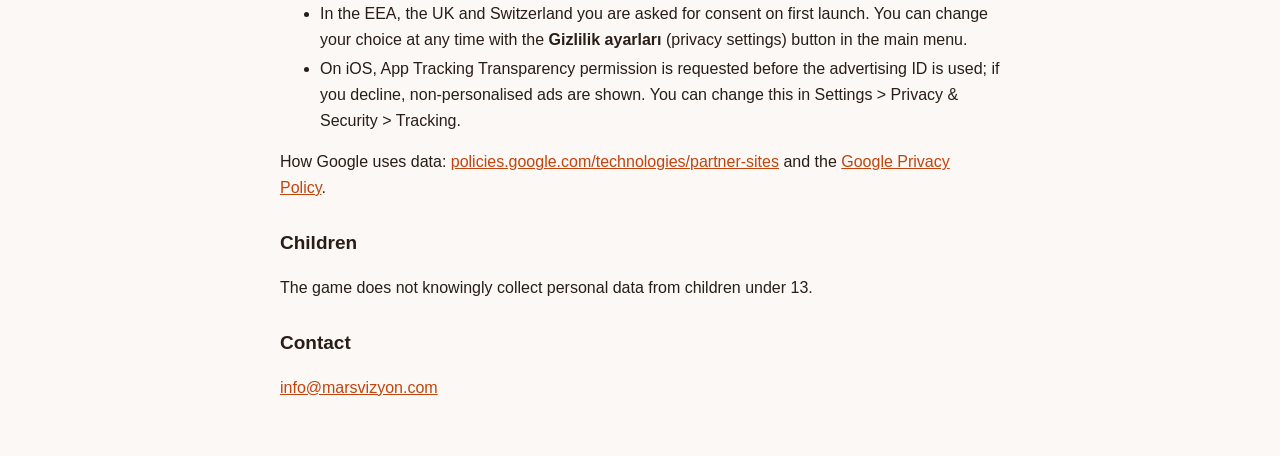
<file: paket-yolda/privacy.html>
<!doctype html><html lang="tr"><head><meta charset="utf-8"><meta name="viewport" content="width=device-width,initial-scale=1"><title>Paket Yolda Gizlilik Politikası</title><link rel="stylesheet" href="../style.css"></head><body><main>
<h1>Paket Yolda Gizlilik Politikası</h1><small>Son güncelleme: 16 Ekim 2026</small>
<p>Paket Yolda, MarsGame tarafından geliştirilen bir kurye teslimat oyunudur. Hesap oluşturma, giriş veya uygulama içi satın alma yoktur.</p>
<h2>Cihazda saklanan veriler</h2><p>Oyun ilerlemen (cüzdan, gün, satın aldığın motor, kask ve aksesuarlar, rozetler) ve ses ayarın yalnızca cihazında saklanır, bize gönderilmez ve uygulama silindiğinde silinir.</p>
<h2>Reklamlar (Google AdMob)</h2><p>Oyun ücretsizdir ve Google AdMob aracılığıyla reklam gösterir. Reklam yalnızca vardiya sonunda sen “İkiye katla · reklam izle” düğmesine bastığında, vardiya kazancını ikiye katlamak karşılığında açılır; banner veya zorunlu tam ekran reklam yoktur. Google; reklamları göstermek, ölçmek ve kötüye kullanımı önlemek için cihaz tanımlayıcıları (ör. reklam kimliği / IDFA), IP adresi, yaklaşık konum, cihaz bilgileri, reklam etkileşimleri ve çökme/performans verileri gibi bilgileri toplayabilir.</p>
<ul><li>Avrupa Ekonomik Alanı, Birleşik Krallık ve İsviçre gibi bölgelerde ilk açılışta reklam onayı istenir. Tercihini oyunun ana menüsündeki <b>Gizlilik ayarları</b> düğmesiyle istediğin zaman değiştirebilirsin.</li>
<li>iOS’ta reklam kimliğine erişim için App Tracking Transparency izni istenir; izin vermezsen kişiselleştirilmemiş reklamlar gösterilir. Bu izni Ayarlar &gt; Gizlilik ve Güvenlik &gt; İzlenme bölümünden değiştirebilirsin.</li></ul>
<p>Google’ın verileri nasıl kullandığı: <a href="https://policies.google.com/technologies/partner-sites">policies.google.com/technologies/partner-sites</a> ve <a href="https://policies.google.com/privacy">Google Gizlilik Politikası</a>.</p>
<h2>Çocuklar</h2><p>Oyun 13 yaşın altındaki çocuklardan bilerek kişisel veri toplamaz.</p>
<h2>KVKK</h2><p>6698 sayılı Kişisel Verilerin Korunması Kanunu kapsamındaki taleplerin için bize yazabilirsin.</p>
<h2>İletişim</h2><p><a href="mailto:info@marsvizyon.com">info@marsvizyon.com</a></p>
<hr>
<h1>Paket Yolda Privacy Policy</h1><small>Last updated: October 16, 2026</small>
<p>Paket Yolda is a courier delivery game developed by MarsGame. There are no accounts, logins or in-app purchases.</p>
<h2>Data stored on your device</h2><p>Your progress (wallet, day, purchased motorbikes, helmets and accessories, badges) and sound setting are stored only on your device. They are never sent to us and are deleted when you delete the app.</p>
<h2>Ads (Google AdMob)</h2><p>The game is free and shows ads through Google AdMob. An ad is shown only when you tap “İkiye katla · reklam izle” (double it · watch an ad) at the end of a shift, in exchange for doubling that shift’s earnings; there are no banners or forced full-screen ads. Google may collect device identifiers (e.g. advertising ID / IDFA), IP address, approximate location, device information, ad interactions and crash/performance data to serve and measure ads and to prevent abuse.</p>
<ul><li>In the EEA, the UK and Switzerland you are asked for consent on first launch. You can change your choice at any time with the <b>Gizlilik ayarları</b> (privacy settings) button in the main menu.</li>
<li>On iOS, App Tracking Transparency permission is requested before the advertising ID is used; if you decline, non-personalised ads are shown. You can change this in Settings &gt; Privacy &amp; Security &gt; Tracking.</li></ul>
<p>How Google uses data: <a href="https://policies.google.com/technologies/partner-sites">policies.google.com/technologies/partner-sites</a> and the <a href="https://policies.google.com/privacy">Google Privacy Policy</a>.</p>
<h2>Children</h2><p>The game does not knowingly collect personal data from children under 13.</p>
<h2>Contact</h2><p><a href="mailto:info@marsvizyon.com">info@marsvizyon.com</a></p>
</main></body></html>
</file>
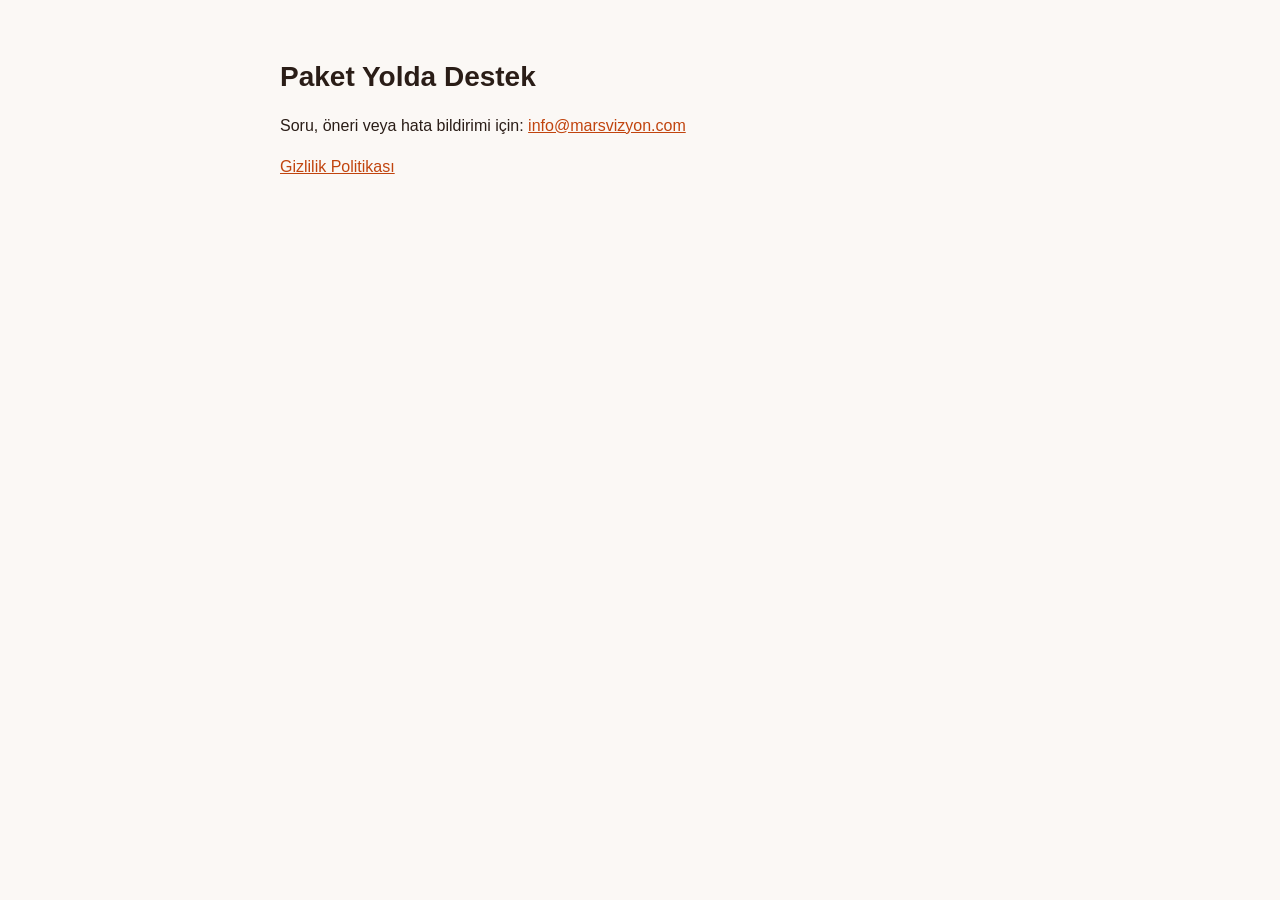
<file: paket-yolda/support.html>
<!doctype html><html lang="tr"><head><meta charset="utf-8"><meta name="viewport" content="width=device-width,initial-scale=1"><title>Paket Yolda Destek</title><link rel="stylesheet" href="../style.css"></head><body><main>
<h1>Paket Yolda Destek</h1><p>Soru, öneri veya hata bildirimi için: <a href="mailto:info@marsvizyon.com">info@marsvizyon.com</a></p><p><a href="privacy.html">Gizlilik Politikası</a></p>
</main></body></html>
</file>
<file: style.css>
:root{--bg:#fbf8f5;--fg:#2a1d17;--muted:#6b5a52;--accent:#c1440e}
@media (prefers-color-scheme:dark){:root{--bg:#1a1210;--fg:#f3e9e3;--muted:#b8a69d;--accent:#ff7a3d}}
body{margin:0;background:var(--bg);color:var(--fg);font:16px/1.6 -apple-system,BlinkMacSystemFont,"Segoe UI",sans-serif}
main{max-width:720px;margin:0 auto;padding:40px 16px}
h1{font-size:28px;line-height:1.25}h2{font-size:19px;margin-top:28px}
a{color:var(--accent)}small{color:var(--muted)}li{margin:4px 0}
</file>
